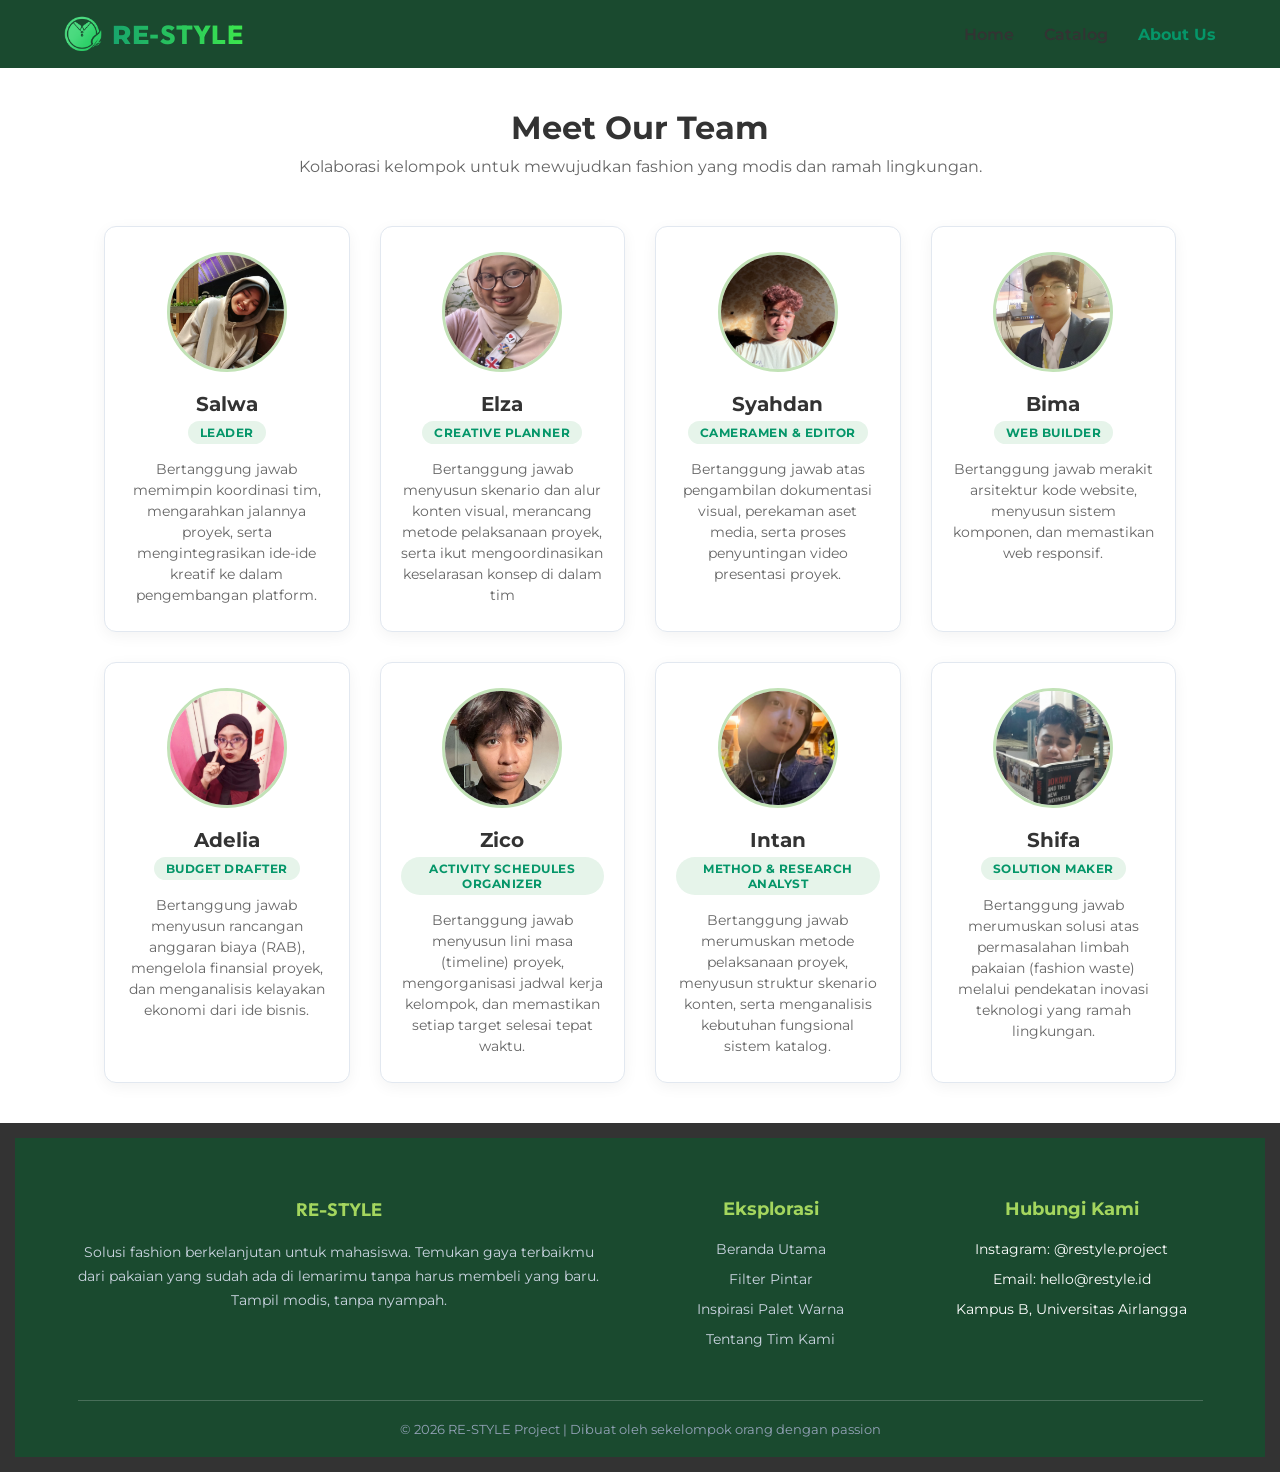
<file: about.html>
<!DOCTYPE html>
<html lang="en">
  <head>
    <meta charset="UTF-8" />
    <meta name="viewport" content="width=device-width, initial-scale=1.0" />
    <title>About Us</title>
    <link rel="stylesheet" href="style.css" />
    <link rel="preconnect" href="https://fonts.googleapis.com" />
    <link rel="preconnect" href="https://fonts.gstatic.com" crossorigin />
    <link
      href="https://fonts.googleapis.com/css2?family=Montserrat:ital,wght@0,100..900;1,100..900&family=Outfit:wght@100..900&display=swap"
      rel="stylesheet"
    />
  </head>
  <body>
    <header id="navbar-component" class="navbar"></header>

    <section class="about-container">
      <div class="about-header">
        <h1>Meet Our Team</h1>
        <p>
          Kolaborasi kelompok untuk mewujudkan fashion yang modis dan ramah
          lingkungan.
        </p>
      </div>
      <div class="team-grid">
        <!--Salwa-->
        <div class="member-card">
          <div class="image-wrapper">
            <img src="assets/salwa.jpeg" alt="Foto Salwa" class="member-img" />
          </div>
          <div class="member-info">
            <h3>Salwa</h3>
            <span class="member-role">Leader</span>
            <p class="member-desc">
              Bertanggung jawab memimpin koordinasi tim, mengarahkan jalannya
              proyek, serta mengintegrasikan ide-ide kreatif ke dalam
              pengembangan platform.
            </p>
          </div>
        </div>

        <!--Elza-->
        <div class="member-card">
          <div class="image-wrapper">
            <img src="assets/elza.jpeg" alt="Foto Elza" class="member-img" />
          </div>
          <div class="member-info">
            <h3>Elza</h3>
            <span class="member-role">Creative Planner</span>
            <p class="member-desc">
              Bertanggung jawab menyusun skenario dan alur konten visual,
              merancang metode pelaksanaan proyek, serta ikut mengoordinasikan
              keselarasan konsep di dalam tim
            </p>
          </div>
        </div>

        <!--Syahdan-->
        <div class="member-card">
          <div class="image-wrapper">
            <img
              src="assets/syahdan.jpeg"
              alt="Foto Syahdan"
              class="member-img"
            />
          </div>
          <div class="member-info">
            <h3>Syahdan</h3>
            <span class="member-role">Cameramen & Editor</span>
            <p class="member-desc">
              Bertanggung jawab atas pengambilan dokumentasi visual, perekaman
              aset media, serta proses penyuntingan video presentasi proyek.
            </p>
          </div>
        </div>

        <!--Bima-->
        <div class="member-card">
          <div class="image-wrapper">
            <img src="assets/bima.jpeg" alt="Foto Bima" class="member-img" />
          </div>
          <div class="member-info">
            <h3>Bima</h3>
            <span class="member-role">Web Builder</span>
            <p class="member-desc">
              Bertanggung jawab merakit arsitektur kode website, menyusun sistem
              komponen, dan memastikan web responsif.
            </p>
          </div>
        </div>

        <!--Adelia-->
        <div class="member-card">
          <div class="image-wrapper">
            <img
              src="assets/adelia.jpeg"
              alt="Foto Adelia"
              class="member-img"
            />
          </div>
          <div class="member-info">
            <h3>Adelia</h3>
            <span class="member-role">budget drafter</span>
            <p class="member-desc">
              Bertanggung jawab menyusun rancangan anggaran biaya (RAB),
              mengelola finansial proyek, dan menganalisis kelayakan ekonomi
              dari ide bisnis.
            </p>
          </div>
        </div>

        <!--Zico-->
        <div class="member-card">
          <div class="image-wrapper">
            <img src="assets/zico.jpeg" alt="Foto Zico" class="member-img" />
          </div>
          <div class="member-info">
            <h3>Zico</h3>
            <span class="member-role">activity schedules organizer</span>
            <p class="member-desc">
              Bertanggung jawab menyusun lini masa (timeline) proyek,
              mengorganisasi jadwal kerja kelompok, dan memastikan setiap target
              selesai tepat waktu.
            </p>
          </div>
        </div>

        <!--Intan-->
        <div class="member-card">
          <div class="image-wrapper">
            <img
              src="assets/intan.jpeg"
              alt="Foto Anggota 2"
              class="member-img"
            />
          </div>
          <div class="member-info">
            <h3>Intan</h3>
            <span class="member-role">METHOD & RESEARCH ANALYST</span>
            <p class="member-desc">
              Bertanggung jawab merumuskan metode pelaksanaan proyek, menyusun
              struktur skenario konten, serta menganalisis kebutuhan fungsional
              sistem katalog.
            </p>
          </div>
        </div>

        <!--Shifa-->
        <div class="member-card">
          <div class="image-wrapper">
            <img src="assets/shifa.jpeg" alt="Foto Shifa" class="member-img" />
          </div>
          <div class="member-info">
            <h3>Shifa</h3>
            <span class="member-role">Solution Maker</span>
            <p class="member-desc">
              Bertanggung jawab merumuskan solusi atas permasalahan limbah
              pakaian (fashion waste) melalui pendekatan inovasi teknologi yang
              ramah lingkungan.
            </p>
          </div>
        </div>
      </div>
    </section>

    <footer id="footer-component" class="footer"></footer>

    <script src="component-loader.js"></script>
  </body>
</html>
</file>
<file: style.css>
/* Reset dasar browser agar tidak ada margin bawaan */
* {
  margin: 0;
  padding: 0;
  box-sizing: border-box;
  font-family: "Montserrat", sans-serif;
}

/* ================= DESAIN HEADER / NAVBAR ================= */
.navbar {
  background-color: #1a4a2f; /* Warna hijau muda sesuai screenshot */
  display: flex;
  justify-content: space-between; /* Memisah logo di kiri, menu di kanan */
  align-items: center;
  padding: 15px 5%;
  position: sticky; /* Membuat navbar tetap di atas saat di-scroll */
  top: 0;
  z-index: 1000;
  position: relative;
}

.logo-area {
  display: flex;
  align-items: center;
  gap: 10px;
}

.logo-img {
  height: 38px; /* Atur tinggi logo */
}

.logo-text {
  font-family: "Outfit", sans-serif; /* Kembaran Avant Garde yang bersih dan geometris */
  font-size: 26px;
  font-weight: 800; /* Dibuat tebal agar karakternya makin kuat */
  letter-spacing: 1px;

  /* TRIK GRADASI TEKS: Menggunakan background-clip */
  background: linear-gradient(to left, #3ce74d, #18a56c);
  -webkit-background-clip: text;
  -webkit-text-fill-color: transparent;
  background-clip: text;
  display: inline-block;
}

.green-text {
  color: #10b981; /* Warna hijau untuk tulisan STYLE */
}

.nav-links {
  display: flex;
  align-items: center;
  gap: 30px; /* Jarak antar menu */
}

.nav-item {
  font-family: "Montserrat", sans-serif; /* Kembaran Gotham yang kasual dan modern */
  text-decoration: none !important; /* Memaksa garis bawah hilang */
  color: #333333; /* Warna default di halaman biasa */
  font-size: 16px;
  font-weight: 600; /* Ketebalan font semi-bold */
  transition: color 0.3s;
}

/* Desain khusus saat menu berstatus AKTIF atau ketika di-HOVER */
.nav-links .nav-item.active,
.nav-links .nav-item:hover {
  color: #059669 !important; /* Warna hijau tua sesuai desainmu */
  font-weight: bold;
}

.account-menu {
  display: flex;
  align-items: center;
  gap: 8px;
}

.user-icon {
  width: 24px;
  height: 24px;
}

/* ================= RESPONSIVE NAVBAR (MOBILE) ================= */

/* Tombol hamburger disembunyikan secara default di laptop/desktop */
.hamburger {
  display: none;
  background: none;
  border: none;
  cursor: pointer;
  color: #333333;
  padding: 5px;
}

.hamburger-icon {
  width: 30px;
  height: 30px;
}

/* Aturan khusus ketika web dibuka di layar HP/Tablet (Lebar maks 768px) */
@media (max-width: 768px) {
  /* Munculkan tombol hamburger di pojok kanan navbar */
  .hamburger {
    display: block;
  }

  /* Rombak menu berjejer samping menjadi menu laci kebawah */
  .nav-links {
    display: none; /* Sembunyikan menu bawaan terlebih dahulu */
    flex-direction: column;
    align-items: center;
    position: absolute;
    top: 100%; /* Pas di bawah batas bawah navbar */
    left: 0;
    width: 100%;
    background-color: #c2e2b7; /* Menyamakan warna hijau muda navbarmu */
    padding: 20px 0;
    gap: 20px;
    box-shadow: 0 4px 10px rgba(0, 0, 0, 0.1);
    z-index: 999;
  }

  /* Ketika tombol hamburger diklik, JS memicu kelas 'show', menu digelar */
  .nav-links.show {
    display: flex !important; /* Memaksa laci menu turun saat berstatus .show */
  }

  /* Membuat item menu memenuhi lebar laci mobile agar mudah diklik jari */
  .nav-item {
    width: 100%;
    text-align: center;
    padding: 5px 0;
  }

  .account-menu {
    justify-content: center; /* Mengaktifkan icon user di tengah di mode HP */
  }
}

/* ================= 1. ANIMASI INTRO (SPLASH SCREEN) ================= */
.splash-screen {
  position: fixed;
  top: 0;
  left: 0;
  width: 100vw;
  height: 100vh;
  background-color: #050505;
  z-index: 999999;
  display: flex;
  justify-content: center;
  align-items: center;
  /* Intro tampil selama 3.5 detik, lalu menghilang */
  animation: hapusSplash 3.5s forwards; 
}

.splash-content {
  display: flex;
  align-items: center;
  gap: 20px;
}

.splash-line {
  width: 150px;
  height: 1px;
  background-color: #ffffff;
  opacity: 0;
  animation: masukKiri 1s forwards 0.5s;
}

.splash-text {
  color: #ffffff;
  font-family: "Outfit", sans-serif;
  text-align: left;
  opacity: 0;
  animation: pudarMasuk 1.5s forwards 1s;
}

.splash-text p {
  margin: 0;
  font-size: 18px;
  letter-spacing: 2px;
  font-weight: 300;
}

.splash-text .splash-highlight {
  font-size: 28px;
  font-weight: 700;
  margin-top: 5px;
}

@keyframes masukKiri {
  from { width: 0; opacity: 0; }
  to { width: 150px; opacity: 1; }
}
@keyframes pudarMasuk {
  from { opacity: 0; transform: translateY(10px); }
  to { opacity: 1; transform: translateY(0); }
}
@keyframes hapusSplash {
  0% { opacity: 1; visibility: visible; }
  75% { opacity: 1; visibility: visible; }
  100% { opacity: 0; visibility: hidden; pointer-events: none; }
}


/* ================= 2. GRID ROSTER BAJU (INTERAKTIF) ================= */
.roster-grid-container {
  display: grid;
  grid-template-columns: repeat(4, 1fr);
  gap: 12px;
  margin-top: 50px;
  max-width: 1000px;
  margin-left: auto;
  margin-right: auto;
  background-color: #111111; /* Background gelap ala milgram */
  padding: 15px;
  border: 2px solid #18a56c; /* Bingkai hijau RE:STYLE */
  border-radius: 12px;
  box-shadow: 0 15px 30px rgba(0,0,0,0.5);
}

.roster-card {
  position: relative;
  background: #222222;
  border: 1px solid #333333;
  border-radius: 4px;
  aspect-ratio: 3/4; /* Proporsi memanjang vertikal seperti kartu karakter */
  overflow: hidden;
  cursor: pointer;
  transition: all 0.3s ease;
}

.roster-card img {
  width: 100%;
  height: 100%;
  object-fit: cover;
  /* Membuat gambar jadi gelap, mati, & hitam putih saat awal */
  filter: grayscale(100%) brightness(35%); 
  transition: all 0.4s ease;
}

/* Teks Info Nomor Baju di Sudut Bawah */
.roster-info {
  position: absolute;
  bottom: 8px;
  right: 8px;
  display: flex;
  flex-direction: column;
  text-align: right;
  line-height: 1.1;
}

.roster-no {
  font-size: 10px;
  font-weight: 700;
  color: #666666;
  letter-spacing: 1px;
}

.roster-name {
  font-size: 14px;
  font-weight: 800;
  color: #444444;
}

/* Stempel "STYLE" (Overlay yang Tersembunyi) */
.roster-overlay {
  position: absolute;
  top: 50%;
  left: 50%;
  transform: translate(-50%, -50%) scale(1.5);
  opacity: 0;
  display: flex;
  justify-content: center;
  align-items: center;
  transition: all 0.3s cubic-bezier(0.175, 0.885, 0.32, 1.275);
}

.roster-stamp {
  border: 3px solid #18a56c;
  color: #18a56c;
  font-size: 18px;
  font-weight: 900;
  letter-spacing: 2px;
  padding: 8px 12px;
  border-radius: 50%; /* Bentuk stempel bulat */
  width: 70px;
  height: 70px;
  display: flex;
  justify-content: center;
  align-items: center;
  background-color: rgba(0, 0, 0, 0.4);
  transform: rotate(-15deg); /* Dimiringkan sedikit agar natural */
}

/* --- EFEK KETIKA KARTU DI-HOVER (DISENTUH MOUSE) --- */
.roster-card:hover {
  border-color: #18a56c;
  box-shadow: 0 0 15px rgba(24, 165, 108, 0.4);
  transform: translateY(-4px);
}

.roster-card:hover img {
  /* Gambar kembali berwarna, terang, & sedikit zoom */
  filter: grayscale(0%) brightness(100%);
  transform: scale(1.05);
}

.roster-card:hover .roster-overlay {
  /* Stempel mengecil, muncul, dan menabrak ke depan */
  opacity: 1;
  transform: translate(-50%, -50%) scale(1);
}

.roster-card:hover .roster-no,
.roster-card:hover .roster-name {
  color: #18a56c; /* Teks nama baju berubah jadi hijau menyala */
  text-shadow: 0 0 5px rgba(0,0,0,0.8);
}


/* --- RESPONSIVITAS MOBILE UNTUK GRID ROSTER --- */
@media (max-width: 768px) {
  .roster-grid-container {
    grid-template-columns: repeat(2, 1fr); /* Berubah jadi 2 kolom di HP */
    gap: 8px;
    padding: 10px;
    margin-top: 35px;
  }
  
  .splash-text p { font-size: 14px; }
  .splash-text .splash-highlight { font-size: 22px; }
  .splash-line { width: 80px; }
}

/* --- STYLE KHUSUS HALAMAN BERANDA (BACKGROUND GELAP) --- */
body.halaman-beranda {
  background-color: #f2f6ee !important; /* Mengubah background utama beranda */
}

/* ================= DESAIN HERO BARU (EDITORIAL LAYOUT) ================= */
.hero-editorial {
  padding: 40px 5%;
  display: flex;
  flex-direction: column;
  align-items: center;
  /* Tambahan Baru: Memaksa area hero penuh sepantaran layar */
  min-height: 90vh; 
  justify-content: center; 
}

.hero-top-text {
  font-size: 28px;
  color: #1a4a2f; /* Hijau gelap */
  font-weight: 800;
  margin-bottom: 35px;
  text-align: center;
  font-family: "Outfit", sans-serif;
}

.hero-banner {
  display: flex;
  width: 100%;
  max-width: 1100px;
  border-radius: 12px;
  overflow: hidden;
  box-shadow: 0 15px 35px rgba(0,0,0,0.1);
  margin-bottom: 20px; /* Jarak dengan grid roster di bawahnya */
}

/* Sisi Kiri: Gambar */
.hero-img-col {
  flex: 1;
  background-color: #e2e8f0;
  min-height: 350px;
}

.hero-img-col img {
  width: 100%;
  height: 100%;
  object-fit: cover;
}

/* Sisi Kanan: Kotak Hijau */
.hero-text-col {
  flex: 1;
  background-color: #1a4a2f; /* Hijau gelap referensi */
  padding: 60px 50px;
  display: flex;
  flex-direction: column;
  justify-content: center;
  align-items: flex-end; /* Meratakan teks ke kanan */
  text-align: right;
}

/* ================= DESAIN FITUR ASIMETRIS (ANTI-AI) ================= */
.landing-features {
  padding: 80px 5%;
  background-color: #f2f6ee; /* Sama dengan background hero */
}

.features-interactive-container {
  display: flex;
  gap: 30px;
  max-width: 1000px;
  margin: 0 auto;
  align-items: stretch;
}

/* Sisi Kiri: Susunan Kotak Tombol */
.features-left-menu {
  flex: 1;
  display: flex;
  flex-direction: column;
  justify-content: center;
  gap: 15px;
}

.feat-box-row {
  display: flex;
  gap: 15px;
}

.feat-box {
  flex: 1;
  background-color: #1a4a2f; /* Hijau gelap */
  color: #ffffff;
  padding: 20px 15px;
  text-align: center;
  font-weight: 700;
  font-size: 18px;
  border-radius: 8px;
  box-shadow: 0 5px 15px rgba(26, 74, 47, 0.2);
  transition: transform 0.2s;
}

.feat-box:hover {
  transform: scale(1.02);
}

.feat-full {
  width: 100%; /* Kotak bawah yang memanjang penuh */
}

/* Sisi Kanan: Kotak Deskripsi Bisa di-Scroll */
.features-right-desc {
  flex: 1.2; /* Dibuat sedikit lebih lebar dari tombol kiri */
  background-color: #a4d65e; /* Hijau muda/lime */
  border-radius: 12px;
  padding: 30px 20px 30px 30px;
  height: 320px; /* Dikunci tingginya agar memicu efek scroll */
  display: flex;
  flex-direction: column;
  box-shadow: 0 10px 25px rgba(0,0,0,0.05);
}

.scrollable-content {
  overflow-y: auto;
  padding-right: 15px; /* Jarak teks dengan scrollbar */
  color: #1a4a2f;
}

.scrollable-content h3 {
  font-size: 22px;
  margin-bottom: 15px;
  font-family: "Outfit", sans-serif;
  border-bottom: 2px solid #1a4a2f;
  padding-bottom: 8px;
  display: inline-block;
}

.scrollable-content p {
  font-size: 15px;
  line-height: 1.6;
  margin-bottom: 15px;
}

/* Mengubah tampilan garis scrollbar agar estetik seperti desainmu */
.scrollable-content::-webkit-scrollbar {
  width: 6px;
}
.scrollable-content::-webkit-scrollbar-track {
  background: rgba(255,255,255,0.3); 
  border-radius: 10px;
}
.scrollable-content::-webkit-scrollbar-thumb {
  background: #1a4a2f; 
  border-radius: 10px;
}

/* --- RESPONSIVITAS MOBILE UNTUK FITUR ASIMETRIS --- */
@media (max-width: 768px) {
  .features-interactive-container {
    flex-direction: column;
  }
  
  .feat-box {
    font-size: 15px;
    padding: 15px 10px;
  }
  
  .features-right-desc {
    height: 280px; /* Agak dipendekkan di HP */
    padding: 20px;
  }
}

.hero-main-title {
  color: #ffffff;
  font-size: 34px;
  font-style: italic; /* Teks miring sesuai referensi */
  font-weight: 900;
  margin-bottom: 15px;
  line-height: 1.2;
}

.hero-main-subtitle {
  color: #c2e2b7;
  font-size: 18px;
  margin-bottom: 35px;
  line-height: 1.5;
}

.btn-hero-action {
  background-color: #a4d65e; /* Hijau kekuningan (Lime green) */
  color: #1a4a2f; /* Teks gelap */
  padding: 14px 35px;
  border-radius: 30px;
  font-weight: 800;
  font-size: 18px;
  text-decoration: none;
  transition: transform 0.2s, background-color 0.2s;
}

.btn-hero-action:hover {
  background-color: #bdf26f;
  transform: scale(1.05);
}

/* ================= DESAIN FOOTER RICH (PROFESIONAL) ================= */
.footer-rich {
  background-color: #1a4a2f; /* Hijau gelap */
  color: #ffffff;
  padding: 60px 5% 20px 5%;
  font-family: "Montserrat", sans-serif;
}

.footer-container {
  display: grid;
  grid-template-columns: 2fr 1fr 1fr; /* Kolom 1 lebih lebar */
  gap: 40px;
  max-width: 1200px;
  margin: 0 auto;
  border-bottom: 1px solid rgba(255,255,255,0.2);
  padding-bottom: 40px;
  margin-bottom: 20px;
}

.footer-brand {
  font-family: "Outfit", sans-serif;
  font-size: 26px;
  color: #a4d65e;
  margin-bottom: 15px;
}

.footer-col h3 {
  font-size: 18px;
  margin-bottom: 20px;
  color: #a4d65e;
}

.footer-col p {
  font-size: 14px;
  color: #cbd5e1;
  line-height: 1.7;
}

.footer-col ul {
  list-style: none;
}

.footer-col ul li {
  margin-bottom: 12px;
}

.footer-col ul li a {
  color: #cbd5e1;
  text-decoration: none;
  font-size: 14px;
  transition: color 0.2s;
}

.footer-col ul li a:hover {
  color: #a4d65e;
}

.footer-bottom {
  text-align: center;
  font-size: 13px;
  color: #94a3b8;
}

/* ================= RESPONSIVITAS MOBILE (HP) ================= */
@media (max-width: 768px) {
  /* Tumpuk banner hero atas-bawah */
  .hero-banner {
    display: flex !important;
    flex-direction: column !important;
  }
  
  .hero-img-col {
    display: none !important;
  }

  .hero-text-col {
    align-items: center; /* Rata tengah di HP */
    text-align: center;
    padding: 40px 25px;
  }
  
  .hero-top-text {
    font-size: 20px;
    margin-bottom: 20px;
  }
  
  /* Tumpuk kolom footer atas-bawah */
  .footer-container {
    grid-template-columns: 1fr;
    text-align: center;
    gap: 30px;
  }
}

/* Menyesuaikan teks Hero di beranda agar kontras dan terbaca di latar gelap */
body.halaman-beranda .hero-title {
  color: #ffffff; /* Mengubah tulisan "TAMPIL MODIS TANPA NYAMPAH" menjadi putih */
}

body.halaman-beranda .hero-subtitle {
  color: #cbd5e1; /* Mengubah sub-teks kecil menjadi abu-abu terang */
}

body.halaman-beranda .hero {
  /* Mengurangi kepekatan linear-gradient putih bawaan agar menyatu dengan background gelap */
  background: linear-gradient(rgba(1, 41, 41, 0.85), rgba(1, 41, 41, 0.95)),
    url("assets/hero-bg.jpg");
  background-size: cover;
  background-position: center;
  background-repeat: no-repeat;
}

/* ================= DESAIN HERO SECTION (TENGAH) ================= */
.hero {
  /* Memakai linear-gradient transparan di atas gambar agar teks lebih terbaca */
  background: linear-gradient(
      rgba(255, 255, 255, 0.7),
      rgba(255, 255, 255, 0.7)
    ),
    url("assets/hero-bg.jpg");
  background-size: cover;
  background-position: center;
  background-repeat: no-repeat;
  min-height: calc(100vh - 70px); /* Memenuhi layar dikurangi tinggi navbar */
  display: flex;
  justify-content: center;
  align-items: center;
  text-align: center;
  padding: 20px;
}

.hero-title {
  font-size: 48px;
  font-weight: bold;
  color: #111111;
  line-height: 1.2;
  letter-spacing: 2px;
}

.green-highlight {
  background: linear-gradient(
    to left,
    #3ce74d,
    #18a56c
  ); /* Menggunakan background gradasi */
  -webkit-background-clip: text; /* Memotong background mengikuti bentuk huruf */
  -webkit-text-fill-color: transparent; /* Membuat warna teks asli transparan agar gradasi terlihat */
  background-clip: text;
  display: inline-block;
}

.hero-subtitle {
  font-size: 18px;
  color: #444444;
  margin-top: 20px;
  margin-bottom: 30px;
  font-weight: 500;
  line-height: 1.5;
}

/* Tombol Mulai Cari Style */
.btn-search {
  display: inline-block;
  background: linear-gradient(to right, #10b981, #059669);
  color: white;
  padding: 14px 40px;
  border-radius: 30px;
  text-decoration: none;
  font-weight: bold;
  font-size: 18px;
  box-shadow: 0 4px 15px rgba(16, 185, 129, 0.3);
  transition: transform 0.2s, box-shadow 0.2s;
}

.btn-search:hover {
  transform: translateY(-3px); /* Efek melayang sedikit saat di-hover */
  box-shadow: 0 6px 20px rgba(16, 185, 129, 0.5);
}

/* ================= DESAIN FOOTER ================= */
.footer {
  background-color: #333333;
  color: #ffffff;
  text-align: center;
  padding: 15px;
  font-size: 14px;
}

/* ================= PENGATURAN HALAMAN KATALOG UTAMA ================= */
.main-katalog {
  padding: 40px 5%;
  background-color: #f9fbf7; /* Warna latar belakang putih tulang agak kehijauan */
}

/* Navigasi Lokal (Anchor link) */
.katalog-nav {
  display: flex;
  justify-content: center;
  gap: 15px;
  padding: 12px 20px;
  background-color: #f8fafc;
  border-bottom: 1px solid #e2e8f0;
}

.btn-subnav {
  text-decoration: none;
  font-size: 13px;
  font-weight: 600;
  color: #475569;
  padding: 8px 16px;
  border-radius: 20px;
  transition: all 0.3s ease;
  background: #ffffff;
  border: 1px solid #cbd5e1;
}

.btn-subnav:hover {
  background-color: #c2e2b7;
  color: #012929;
}

.separator {
  border: 0;
  height: 1px;
  background: #cbd5e1;
  margin: 40px 0;
}

/* Judul Seksi Katalog */
.section-katalog {
  margin-bottom: 60px;
  scroll-margin-top: 90px; /* Jarak scroll agar tidak tertutup navbar yang sticky */
}

.section-title {
  font-size: 28px;
  color: #111;
  text-align: center;
  margin-bottom: 5px;
}

.section-subtitle {
  font-size: 16px;
  color: #666;
  text-align: center;
  margin-bottom: 30px;
}

/* Layout Grid Otomatis */
.grid-katalog {
  display: grid;
  grid-template-columns: repeat(auto-fit, minmax(280px, 1fr));
  gap: 30px;
}

/* Desain Kartu Katalog (Card) */
.card-katalog {
  background-color: #ffffff;
  border-radius: 15px;
  box-shadow: 0 4px 12px rgba(0, 0, 0, 0.05);
  overflow: hidden;
  border: 1px solid #e2e8f0;
  display: flex;
  flex-direction: column;
  transition: 0.3s ease;
}

.card-katalog:hover {
  transform: translateY(-5px);
  box-shadow: 0 8px 24px rgba(0, 0, 0, 0.1);
}

/* Preview Warna Static */
.color-preview {
  height: 120px;
  width: 100%;
}

/* Preview Gambar Baju Static (DIKUNCI AGAR TIDAK GEPENG/STRETCHED) */
.image-preview {
  height: 220px; /* Ditinggikan sedikit agar lebih pas proporsinya */
  background-color: #f8fafc;
  display: flex;
  justify-content: center;
  align-items: center;
  overflow: hidden;
  border-bottom: 1px solid #e2e8f0;
}

.katalog-img {
  width: 100%;
  height: 100%;
  object-fit: contain; /* KUNCI UTAMA: Gambar utuh proporsional tanpa terdistorsi */
  padding: 10px; /* Memberi jarak napas */
  transition: transform 0.3s;
}

.card-katalog:hover .katalog-img {
  transform: scale(1.05); /* Efek membesar halus saat kartu disorot */
}

.card-body {
  padding: 20px;
  flex-grow: 1;
}

.card-body h3 {
  font-size: 20px;
  margin-bottom: 15px;
  color: #1e293b;
}

.label-palette {
  font-size: 14px;
  font-weight: bold;
  color: #64748b;
  margin-bottom: 5px;
}

/* Badges untuk warna palet */
.palette-badges {
  display: flex;
  gap: 10px;
  margin-bottom: 15px;
}

.badge {
  padding: 5px 12px;
  border-radius: 12px;
  font-size: 13px;
  font-weight: 500;
  border: 1px solid #cbd5e1;
}

/* List Kombinasi Baju */
.combo-list {
  margin-left: 20px;
  margin-bottom: 15px;
  color: #334155;
  font-size: 15px;
}

.card-desc {
  font-size: 14px;
  color: #64748b;
  line-height: 1.5;
}

/* ================= DESAIN INTERACTIVE STYLE FILTER (BARU!) ================= */
.section-filter {
  background-color: #f1f5f9;
  border-radius: 16px;
  padding: 30px;
  margin: 30px 0;
  border: 1px dashed #c2e2b7;
}

.filter-box {
  text-align: center;
}

.filter-title {
  font-size: 26px;
  color: #2c3e50;
  margin-bottom: 8px;
}

.filter-subtitle {
  font-size: 14px;
  color: #64748b;
  margin-bottom: 25px;
}

/* Container pembungkus select untuk mengunci ukuran layout */
.select-wrapper {
  position: relative;
  width: 100%;
  height: 42px; /* Menyesuaikan tinggi default dropdown bawaanmu */
}

/* Select dibuat absolute di dalam wrapper agar melayang ke bawah saat terbuka */
.select-wrapper select {
  position: absolute;
  top: 0;
  left: 0;
  width: 100%;
  z-index: 100;
  cursor: pointer;
  padding: 10px 14px;
  border-radius: 8px;
  border: 1px solid #cbd5e1;
  background-color: #ffffff;
  font-family: "Montserrat", sans-serif;
  font-size: 14px;
  outline: none;
  box-shadow: 0 2px 4px rgba(0, 0, 0, 0.02);
}

.filter-group label {
  font-size: 12px;
  font-weight: bold;
  text-transform: uppercase;
  color: #475569;
  margin-bottom: 6px;
}

.filter-group select {
  cursor: pointer;
  padding: 10px;
  border-radius: 8px;
  border: 1px solid #cccccc;
  background-color: #ffffff;
  font-family: "Montserrat", sans-serif;
  font-size: 14px;
  width: 100%;
}

/* Styling khusus untuk teks judul kelompok di dalam dropdown */
.filter-group select optgroup {
  font-weight: 700;
  color: #18a56c; /* Warna hijau khas RE:STYLE untuk penanda kategori */
  background: #f9f9f9;
  padding: 6px 0;
}

/* Styling untuk opsi warna di dalam kelompok */
.filter-group select option {
  padding: 6px;
  color: #333333;
  font-weight: 500;
  background: #ffffff;
}

.btn-filter-aksi {
  background-color: #059669;
  color: white;
  border: none;
  padding: 12px 30px;
  font-size: 15px;
  font-weight: bold;
  border-radius: 30px;
  cursor: pointer;
  box-shadow: 0 4px 6px rgba(5, 150, 105, 0.2);
  transition: background 0.2s, transform 0.2s;
}

.btn-filter-aksi:hover {
  background-color: #047857;
  transform: scale(1.02);
}

/* Blok Hasil Rekomendasi Filter */
.hasil-filter-container {
  margin-top: 40px;
  border-top: 2px solid #cbd5e1;
  padding-top: 30px;
}

.rekomendasi-title {
  font-size: 18px;
  color: #047857;
  margin-bottom: 15px;
  font-weight: bold;
}

/* 3. Pastikan container utamanya menggunakan align-items: stretch */
.rekomendasi-card-result {
  display: flex !important;
  flex-direction: row !important; /* Mengubah susunan utama menjadi atas-bawah */
  background: #ffffff !important;
  border-radius: 16px !important;
  overflow: hidden !important;
  box-shadow: 0 10px 25px rgba(0, 0, 0, 0.08) !important;
  border: 1px solid rgba(194, 226, 183, 0.5) !important;
  margin-top: 20px !important;
  padding: 30px !important;
  gap: 25px !important;
}

/* ================= DESAIN BOKS GAMBAR GANDA (ATASAN & BAWAHAN) ================= */
.rekomendasi-img-box {
  width: 380px !important;
  display: flex !important;
  flex-direction: row !important;
  justify-content: center !important;
  gap: 20px !important;
  background-color: #f8fafc !important;
  padding: 20px !important;
  border-radius: 12px !important;
  border: 1px solid #cbd5e1 !important;
}

/* Pengaturan masing-masing kolom gambar */
.img-half {
  flex: 1 !important;
  display: flex !important;
  flex-direction: column !important;
  align-items: center !important;
  gap: 8px !important;
}

/* Desain Label "Atasan" & "Bawahan" */
.img-label {
  font-size: 11px;
  font-weight: 800;
  color: #059669;
  background: #e6f4ea;
  padding: 4px 10px;
  border-radius: 12px;
  text-transform: uppercase;
  letter-spacing: 0.5px;
}

  /* Mengunci ukuran gambar agar sama besar dan tidak gepeng */
.img-half img {
  width: 100% !important;
  height: 240px !important; /* Ukuran tinggi yang pas dan ideal */
  object-fit: contain !important;
  background-color: #ffffff !important;
  border-radius: 8px !important;
  border: 1px solid #cbd5e1 !important;
}

.filter-group-container {
  display: grid;
  grid-template-columns: repeat(4, 1fr); 
  gap: 20px;
  margin-bottom: 25px;
  width: 100%;
}

.filter-group {
  display: flex;
  flex-direction: column;
  text-align: left;
  width: 100%;
}

/* --- RESPONSIVITAS MOBILE (TAMBAHKAN DI DALAM @media max-width: 768px) --- */
@media (max-width: 768px) {
  .filter-group-container {
    grid-template-columns: 1fr !important; /* Memaksa 4 kolom menjadi 1 kolom (tumpuk ke bawah) di HP */
    gap: 15px !important;
  }
  .rekomendasi-img-box {
    width: 100% !important;
    flex-direction: column !important; /* Gambar Atasan & Celana ditumpuk atas-bawah di HP */
    border-right: none !important;
    border-bottom: 1px solid #cbd5e1 !important;
  }

  .img-half img {
    height: 240px !important; /* Memberi ruang lebih tinggi di layar HP agar baju terlihat jelas */
  }
}

.rekomendasi-info {
  flex-grow: 1 !important;
  padding: 0 !important;
  display: flex !important;
  flex-direction: column !important;
  gap: 10px !important;
  text-align: left !important;
}

.rekomendasi-info h4 {
  font-size: 22px;
  margin: 0;
  color: #1e293b;
}

/* Kelas Utilitas Penyembunyi Elemen */
.d-none {
  display: none !important;
}

/* ================= STYLE MODAL WINDOW POP-UP PALET WARNA ================= */
.modal-overlay {
  display: none; /* Tersembunyi otomatis sebelum diklik */
  position: fixed;
  top: 0;
  left: 0;
  width: 100%;
  height: 100%;
  background-color: rgba(0, 0, 0, 0.6); /* Efek gelap transparan */
  backdrop-filter: blur(5px); /* Efek blur estetik pada background belakang */
  z-index: 2000;
  justify-content: center;
  align-items: center;
  padding: 20px;
}

.modal-content {
  background-color: #ffffff;
  padding: 30px;
  border-radius: 20px;
  max-width: 650px;
  width: 100%;
  position: relative;
  box-shadow: 0 20px 25px -5px rgba(0, 0, 0, 0.1);
  animation: animasiMuncul 0.3s ease-out;
}

@keyframes animasiMuncul {
  from {
    transform: scale(0.9);
    opacity: 0;
  }
  to {
    transform: scale(1);
    opacity: 1;
  }
}

.btn-close-modal {
  position: absolute;
  top: 15px;
  right: 20px;
  font-size: 30px;
  font-weight: bold;
  color: #64748b;
  cursor: pointer;
  transition: color 0.2s;
}

.btn-close-modal:hover {
  color: #ef4444;
}

#modalTitle {
  font-size: 24px;
  color: #1e293b;
  margin-bottom: 20px;
  border-bottom: 2px solid #e2e8f0;
  padding-bottom: 10px;
}

.modal-body-layout {
  display: flex;
  gap: 30px;
  align-items: center;
}

.warna-utama-box {
  text-align: center;
  font-weight: bold;
  color: #475569;
  font-size: 14px;
}

.lingkaran-warna-besar {
  width: 120px;
  height: 120px;
  border-radius: 50%;
  margin-bottom: 10px;
  box-shadow: inset 0 4px 6px rgba(0, 0, 0, 0.15), 0 4px 10px rgba(0, 0, 0, 0.1);
}

.warna-kombinasi-box {
  flex-grow: 1;
}

.warna-kombinasi-box h3 {
  font-size: 16px;
  color: #334155;
  margin-bottom: 15px;
}

.modal-grid-badges {
  display: flex;
  flex-wrap: wrap;
  gap: 12px;
}

/* Lingkaran kecil interaktif di dalam modal pop up */
.modal-color-circle-item {
  display: flex;
  align-items: center;
  gap: 8px;
  background: #f8fafc;
  padding: 6px 14px;
  border-radius: 30px;
  border: 1px solid #e2e8f0;
  font-size: 14px;
  font-weight: 500;
  color: #1e293b;
}

.mini-circle {
  width: 20px;
  height: 20px;
  border-radius: 50%;
  border: 1px solid #cbd5e1;
}

/* Responsif untuk Layar HP */
@media (max-width: 600px) {
  .modal-body-layout {
    flex-direction: column;
    gap: 20px;
  }
}

/* Custom tambahan untuk modal spesifik baju agar lebih lebar */
.modal-content.modal-baju-lebar {
  max-width: 750px;
}

.baju-img-box-modal {
  width: 250px;
  height: 250px;
  background-color: #f8fafc;
  border-radius: 12px;
  display: flex;
  justify-content: center;
  align-items: center;
  overflow: hidden;
  border: 1px solid #e2e8f0;
  flex-shrink: 0;
}

.baju-img-box-modal img {
  width: 100%;
  height: 100%;
  object-fit: contain;
  padding: 10px;
}

.baju-detail-box-modal {
  flex-grow: 1;
}

.modal-baju-text-desc {
  font-size: 15px;
  color: #475569;
  line-height: 1.6;
  margin-bottom: 20px;
  background-color: #f1f5f9;
  padding: 12px;
  border-radius: 8px;
  border-left: 4px solid #059669;
}

.komponen-breakdown {
  display: flex;
  flex-direction: column;
  gap: 10px;
}

.komponen-item {
  font-size: 14px;
  color: #1e293b;
  padding-bottom: 8px;
  border-bottom: 1px dashed #e2e8f0;
}

.komponen-item strong {
  color: #059669;
  display: inline-block;
  width: 160px;
}

/* Responsif Layar HP */
@media (max-width: 650px) {
  .baju-img-box-modal {
    width: 100%;
    height: 200px;
  }
}

/* ================= DESAIN HALAMAN ABOUT US ================= */
.about-container {
  max-width: 1200px;
  margin: 40px auto;
  padding: 0 5%;
}

.about-header {
  text-align: center;
  margin-bottom: 50px;
}

.about-header h1 {
  font-size: 32px;
  color: #333333;
  margin-bottom: 10px;
}

.about-header p {
  color: #666666;
  font-size: 16px;
}

/* Mengatur susunan 8 kartu (Desktop: 4 Kolom samping) */
.team-grid {
  display: grid;
  grid-template-columns: repeat(4, 1fr); /* 4 kolom sama rata */
  gap: 30px; /* Jarak antar kartu */
}

/* Desain Kartu Individu */
.member-card {
  background-color: #ffffff;
  border-radius: 12px;
  overflow: hidden;
  box-shadow: 0 4px 15px rgba(0, 0, 0, 0.05); /* Efek bayangan halus */
  border: 1px solid #e2e8f0;
  transition: transform 0.3s, box-shadow 0.3s;
  display: flex;
  flex-direction: column;
  align-items: center;
  padding: 25px 20px;
  text-align: center;
}

/* Efek interaktif saat kartu diarahkan kursor mouse */
.member-card:hover {
  transform: translateY(-5px);
  box-shadow: 0 10px 20px rgba(0, 0, 0, 0.1);
  border-color: #c2e2b7; /* Berubah frame hijau sesuai warna navbarmu */
}

/* Lingkaran Foto */
.image-wrapper {
  width: 120px;
  height: 120px;
  border-radius: 50%; /* Membuat foto jadi bulat sempurna */
  overflow: hidden;
  margin-bottom: 20px;
  border: 3px solid #c2e2b7; /* Bingkai lingkaran hijau muda */
}

.member-img {
  width: 100%;
  height: 100%;
  object-fit: cover; /* Mencegah foto gepeng/terdistorsi */
}

.member-info h3 {
  font-size: 20px;
  color: #333333;
  margin: 0 0 5px 0;
}

/* Label Peran / Role */
.member-role {
  display: inline-block;
  background-color: #e6f4ea; /* Hijau super muda untuk background badge */
  color: #059669; /* Tulisan hijau tua aktif */
  font-size: 12px;
  font-weight: bold;
  padding: 4px 12px;
  border-radius: 20px;
  text-transform: uppercase;
  margin-bottom: 15px;
  letter-spacing: 0.5px;
}

.member-desc {
  font-size: 14px;
  color: #666666;
  line-height: 1.5;
  margin: 0;
}

/* --- RESPONSIVITAS MOBILE (HP & TABLET) --- */
@media (max-width: 1024px) {
  /* Layar Tablet: Ubah jadi 2 kolom */
  .team-grid {
    grid-template-columns: repeat(2, 1fr);
  }
}

@media (max-width: 768px) {
  /* --- 1. KEMBALIKAN NAVIGASI LOKAL KE ATAS & AKTIFKAN SCROLL SAMPING --- */
  .katalog-nav {
    position: static !important; /* Batalkan melayang di bawah layar */
    transform: none !important;
    left: auto !important;
    width: 100% !important;
    background-color: #ffffff !important;
    padding: 10px 15px !important;
    margin-bottom: 10px !important;
    box-shadow: none !important;
    border-bottom: 1px solid #e2e8f0 !important;

    /* Trik rapi: Teks memanjang ke samping dan bisa di-swipe jempol */
    display: flex !important;
    flex-direction: row !important;
    overflow-x: auto !important;
    white-space: nowrap !important;
    gap: 10px !important;
    justify-content: flex-start !important; /* Mulai rata kiri agar bisa digeser */
    scrollbar-width: none; /* Sembunyikan batang scroll di Firefox */
  }

  .katalog-nav::-webkit-scrollbar {
    display: none; /* Sembunyikan batang scroll di Chrome/Safari */
  }

  /* Tombol navigasi dibuat pas dan elastis di dalam row scroll */
  .btn-subnav {
    font-size: 13px !important;
    padding: 8px 16px !important;
    border-radius: 20px !important;
    flex-shrink: 0 !important; /* Mencegah tombol menciut gepeng */
    width: auto !important;
    overflow: visible !important;
    text-overflow: clip !important;
  }

  /* --- 2. REVISI AMAN: KUNCI MODAL BOX ASLI (ANTI RUSAK & ANTI POP-UP OTOMATIS) --- */

  /* Hanya targetkan elemen yang memiliki class .modal DAN dalam keadaan aktif (bukan d-none) */
  .modal:not(.d-none),
  .modal-warna:not(.d-none) {
    display: flex !important;
    align-items: center !important;
    justify-content: center !important;
    position: fixed !important; /* Memastikan melayang di atas layar */
    top: 0 !important;
    left: 0 !important;
    width: 100% !important;
    height: 100% !important;
    z-index: 99999 !important;
    padding: 15px !important;
    background-color: rgba(0, 0, 0, 0.5) !important; /* Efek backdrop gelap */
  }

  /* Kotak putih isi konten di dalam modal */
  .modal-content,
  .modal-content-warna {
    width: 95% !important;
    max-width: 360px !important;
    max-height: 80vh !important; /* Batasi tinggi agar tidak memotong layar HP */
    overflow-y: auto !important; /* Aktifkan scroll internal jika teks penuh */
    border-radius: 16px !important;
    padding: 20px !important;
    position: relative !important;
    background-color: #ffffff !important;
    box-shadow: 0 20px 40px rgba(0, 0, 0, 0.3) !important;
    display: block !important; /* Memastikan isinya mengalir normal */
  }

  /* --- 3. MERATAKAN PREVIEW WARNA / GAMBAR MODAL KE TENGAH --- */
  .modal-body-layout {
    display: flex !important;
    flex-direction: column !important;
    align-items: center !important;
    justify-content: center !important;
    gap: 15px !important;
  }

  .baju-img-box-modal {
    display: flex !important;
    justify-content: center !important;
    align-items: center !important;
    margin: 0 auto !important;
    width: 100% !important;
  }

  /* Target spesifik untuk lingkaran warna di dalam modal warna */
  .modal-content-warna div[style*="width: 120px"] {
    margin: 0 auto 15px auto !important; /* Paksa lingkaran warna duduk di tengah boks */
  }

  .btn-subnav:active {
    background-color: #c2e2b7;
  }

  /* Hilangkan garis pemisah bawaan di HP agar bersih */
  hr.separator {
    display: none;
  }

  /* 1. Mengurangi ruang kosong berlebih di bawah dropdown warna khusus mobile */
  .select-wrapper + div[style*="visibility: hidden"] {
    height: 10px !important; /* Menciutkan jarak kosong agar hemat ruang */
    margin-bottom: 5px;
  } 


  /* Hasil rekomendasi filter diputar vertikal di HP */
  .rekomendasi-card-result {
    flex-direction: column !important;
    align-items: stretch !important;
    padding: 15px !important;
  }

  /* Kunci ukuran boks gambar saat di layar HP */
  .rekomendasi-img-box {
    width: 100% !important;
    flex-direction: row !important; /* Gambar Atasan & Bawahan tetap berdampingan rapi di HP */
    justify-content: center !important;
    border: 1px solid #cbd5e1 !important;
  }

  /* Kunci gambar di dalam boks saat di layar HP */
  .rekomendasi-img-box img {
    width: 100% !important;
    height: 100% !important;
    object-fit: cover !important;
  }

  .img-half {
    flex: 1 !important;
    max-width: none !important;
  }

  .img-half img {
    height: 200px !important; /* Ukuran tinggi gambar yang pas untuk layar HP */
  }

  .rekomendasi-info {
    width: 100% !important;
  }

  /* ================= REVISI UX 3: HORIZONTAL SCROLL INSPIRASI WARNA ================= */
  .grid-katalog {
    display: flex !important;
    flex-direction: row !important;
    overflow-x: auto !important; /* Mengaktifkan scroll ke samping di HP */
    scroll-snap-type: x mandatory; /* Efek magnetis saat di-swipe */
    gap: 15px;
    padding: 10px 20px 20px 20px !important;
    scrollbar-width: none; /* Sembunyikan scrollbar kaku di Firefox */
  }

  /* Sembunyikan scrollbar di Chrome, Safari, dan Opera agar visualnya clean */
  .grid-katalog::-webkit-scrollbar {
    display: none;
  }

  /* Atur ukuran kartu warna agar pas saat digeser di HP */
  .card-katalog {
    flex: 0 0 75%; /* Kartu mengambil 75% lebar layar, sisa 25% untuk mengintip kartu sebelahnya */
    scroll-snap-align: center;
    margin-bottom: 0 !important;
  }
}

@media (max-width: 600px) {
  /* Layar HP: Ubah kartu tim jadi 1 kolom memanjang ke bawah */
  .team-grid {
    grid-template-columns: 1fr;
    gap: 20px;
  }

  .about-header h1 {
    font-size: 26px;
  }
}

/* ================= STYLING SUB KATEGORI PALET WARNA ================= */
.sub-kategori-container {
  margin-bottom: 45px; /* Jarak renggang antar kelompok kategori */
  background: rgba(255, 255, 255, 0.4); /* Efek bodi transparan lembut */
  padding: 25px;
  border-radius: 16px;
  border: 1px solid rgba(255, 255, 255, 0.6);
}

.sub-kategori-title {
  font-family: "Outfit", sans-serif;
  font-size: 20px;
  color: #012929; /* Warna teks gelap tema webmu */
  margin-bottom: 20px;
  padding-bottom: 8px;
  border-bottom: 3px solid #18a56c; /* Garis bawah dekoratif hijau khas RE:STYLE */
  display: inline-block;
  font-weight: 700;
  letter-spacing: 0.5px;
}

/* ================= DEKORASI INFO WARNA FILTER HASIL ================= */
.warna-result-row {
  display: flex;
  align-items: center;
  gap: 8px;
}

.color-bullet-mini {
  width: 16px;
  height: 16px;
  border-radius: 50%;
  border: 1px solid #cccccc;
  display: inline-block;
  box-shadow: inset 0 2px 4px rgba(0, 0, 0, 0.1);
}

.detail-value-text {
  font-size: 15px;
  font-weight: 700;
  color: #012929;
}

.palette-badges-inline {
  display: inline-flex;
  flex-wrap: wrap;
  gap: 6px;
  vertical-align: middle;
}

/* ================= STYLING TAMBAHAN LANDING PAGE ================= */

.section-title-landing {
  text-align: center;
  font-size: 24px;
  font-weight: 700;
  color: #012929;
  margin-bottom: 30px;
  font-family: "Outfit", sans-serif;
}

/* --- SEKSI KENAPA RE:STYLE --- */
.landing-features {
  padding: 60px 5%;
  background-color: #012929;
}

.features-grid {
  display: grid;
  grid-template-columns: repeat(3, 1fr);
  gap: 25px;
  max-width: 1100px;
  margin: 0 auto;
}

.feature-card-landing {
  background: #f8fafc;
  border: 1px solid #e2e8f0;
  border-radius: 16px;
  padding: 30px 20px;
  text-align: center;
  transition: transform 0.3s ease;
}

.feature-card-landing:hover {
  transform: translateY(-5px);
  border-color: #c2e2b7;
}

.feature-icon {
  font-size: 32px;
  margin-bottom: 15px;
}

.feature-card-landing h3 {
  font-size: 18px;
  color: #1e293b;
  margin-bottom: 10px;
}

.feature-card-landing p {
  font-size: 14px;
  color: #64748b;
  line-height: 1.6;
}

/* --- SEKSI INFINITE SCROLLER (IDE USER) --- */
.landing-preview-scroller {
  padding: 40px 0 80px 0;
  background-color: #f8fafc;
  overflow: hidden;
}

/* Efek Masking Memudar (Fade) Menggunakan Linear Gradient */
.marquee-wrapper-fade {
  position: relative;
  width: 100%;
  overflow: hidden;
  padding: 10px 0;
  /* Membuat efek pudar transparan di ujung kiri (0%) dan kanan (100%) */
  mask-image: linear-gradient(
    to right,
    transparent,
    #000 10%,
    #000 90%,
    transparent
  );
  -webkit-mask-image: linear-gradient(
    to right,
    transparent,
    #000 10%,
    #000 90%,
    transparent
  );
}

/* Trek yang menggerakkan kartu */
.marquee-track {
  display: flex;
  width: max-content;
  gap: 20px;
  animation: berjalanTanpaHenti 25s linear infinite;
}

/* Pengaturan item di dalam scroller */
.marquee-item {
  display: flex;
  align-items: center;
  gap: 10px;
  background: #ffffff;
  padding: 14px 24px;
  border-radius: 30px;
  font-size: 14px;
  font-weight: 600;
  color: #334155;
  box-shadow: 0 4px 12px rgba(0, 0, 0, 0.04);
  white-space: nowrap;
}

/* Dekorasi Dot Warna */
.badge-dot {
  width: 10px;
  height: 10px;
  border-radius: 50%;
  display: inline-block;
}
.earth {
  background-color: #3b2a26;
}
.pastel {
  background-color: #d1c4e9;
}
.bold {
  background-color: #c45a3a;
}

.border-earth {
  border: 1px solid rgba(59, 42, 38, 0.2);
}
.border-pastel {
  border: 1px solid rgba(209, 196, 233, 0.4);
}
.border-bold {
  border: 1px solid rgba(196, 90, 58, 0.2);
}

/* LOGIKA ANIMASI JALAN TERUS */
@keyframes berjalanTanpaHenti {
  0% {
    transform: translateX(0);
  }
  100% {
    transform: translateX(-50%);
  } /* Geser tepat setengah total lebar kontainer duplikat */
}

/* ================= RESPONSIVITAS MOBILE (HP) ================= */
@media (max-width: 768px) {
  /* Mengubah 3 kolom kartu menjadi 1 kolom vertikal rapi di HP */
  .features-grid {
    grid-template-columns: 1fr;
    gap: 15px;
    padding: 0 15px;
  }

  .section-title-landing {
    font-size: 20px;
    margin-bottom: 20px;
  }

  .feature-card-landing {
    padding: 20px 15px;
  }

  /* Mempercepat sedikit jalan scroller di HP karena layarnya sempit */
  .marquee-track {
    animation: berjalanTanpaHenti 18s linear infinite;
  }

  .marquee-item {
    font-size: 13px;
    padding: 10px 18px;
  }
}

/* Mengatur kotak agar bisa menumpuk teks dan GIF */
#box-animasi {
  padding: 0 !important; 
  position: relative;
  overflow: hidden;
  display: flex;
  justify-content: center;
  align-items: center;
  flex: 1 !important;
  min-height: 0 !important; /* KUNCI 1: Mematikan sifat asli kotak yang suka memanjang */
  height: 240px !important;
}

/* Mengatur teks agar melayang di atas atau di tengah GIF */
.teks-atas-gif {
  position: absolute;
  z-index: 10;
  background-color: rgba(26, 74, 47, 0.85); 
  padding: 10px 25px;
  border-radius: 30px;
  font-weight: 800;
  letter-spacing: 1px;
}

/* Mengunci GIF agar memenuhi kotak proporsional */
.gif-fitur {
  position: absolute !important; /* KUNCI 2: Melepas gambar agar tidak mendikte ukuran kotak */
  top: 0;
  left: 0;
  width: 100% !important;
  height: 100% !important;
  object-fit: cover !important; /* Memotong gambar yang kepanjangan tanpa membuatnya gepeng */
  opacity: 0.7; 
  transition: opacity 0.3s;
}

#box-animasi:hover .gif-fitur {
  opacity: 1; /* GIF menjadi terang penuh saat disorot mouse */
}

@media (max-width: 768px) {
  /* 1. Memunculkan kotaknya kembali tapi dengan ukuran yang lebih pendek */
  #box-animasi {
    display: flex !important;
    height: 60px !important; /* Dibuat lebih pendek agar pas seperti tombol lainnya di HP */
    min-height: 60px !important;
  }

  /* 2. HANYA menyembunyikan gambar GIF-nya saja agar HP tidak berat */
  .gif-fitur {
    display: none !important;
  }

  /* 3. Menghilangkan efek melayang pada teks agar kembali menjadi teks tombol biasa */
  .teks-atas-gif {
    position: static !important; 
    background-color: transparent !important; 
    padding: 0 !important;
    font-size: 15px !important; /* Menyamakan ukuran dengan tombol lain di HP */
  }
}
</file>
